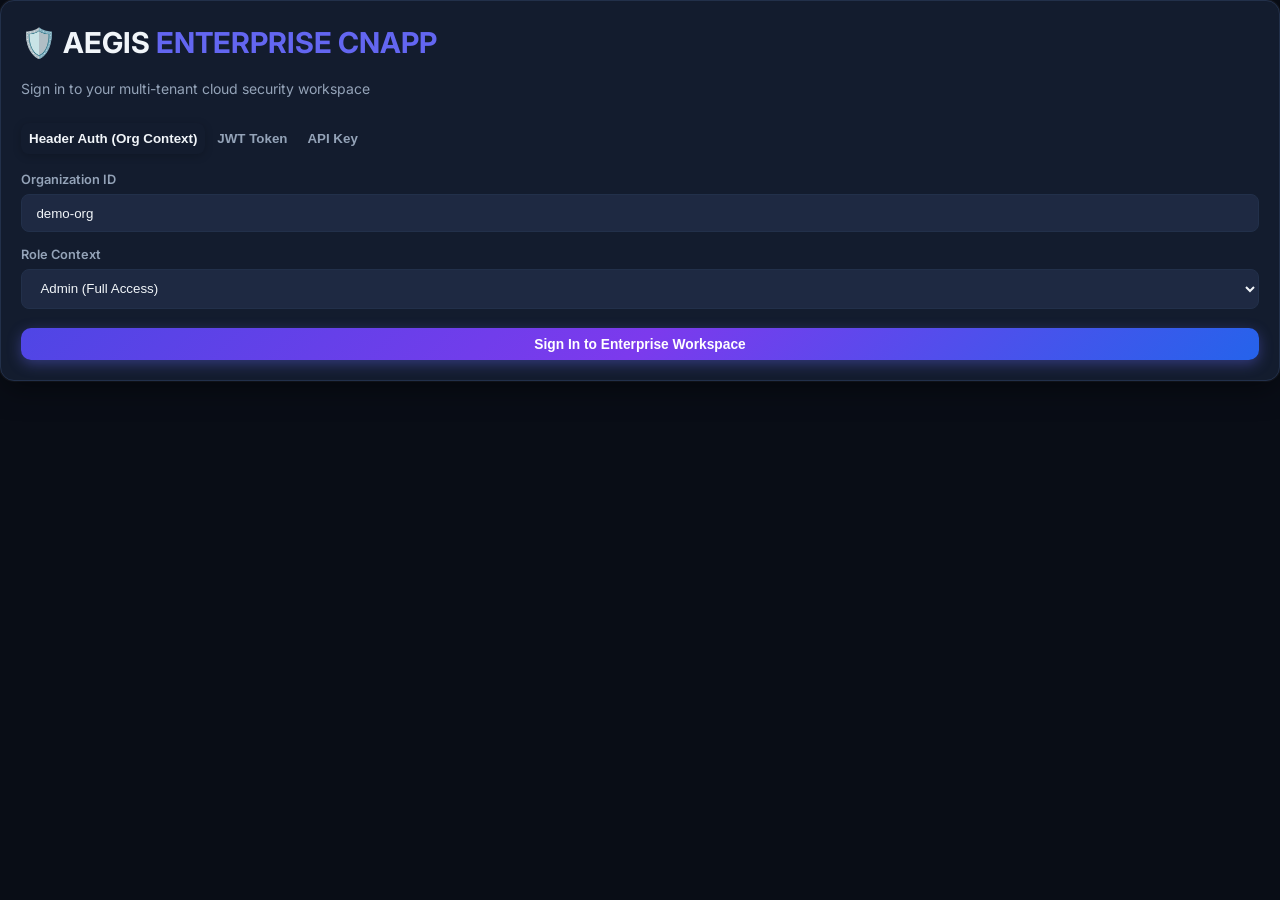
<file: web/index.html>
<!DOCTYPE html>
<html lang="en" data-theme="dark">
<head>
  <meta charset="UTF-8">
  <meta name="viewport" content="width=device-width, initial-scale=1.0">
  <title>Aegis Enterprise CNAPP — Cloud Native Application Protection Platform</title>
  <link rel="stylesheet" href="app.css">
  <link rel="preconnect" href="https://fonts.googleapis.com">
  <link rel="preconnect" href="https://fonts.gstatic.com" crossorigin>
  <link href="https://fonts.googleapis.com/css2?family=Inter:wght@300;400;500;600;700&family=JetBrains+Mono:wght@400;500;700&display=swap" rel="stylesheet">
</head>
<body>

  <!-- Login Modal Overlay -->
  <div id="login" class="login-overlay">
    <div class="login-box card shadow-lg">
      <div class="brand-logo" style="font-size: 1.8rem; font-weight: 700; margin-bottom: 0.5rem;">
        🛡️ AEGIS <span style="color:var(--accent);">ENTERPRISE CNAPP</span>
      </div>
      <p style="color:var(--muted); margin-bottom: 1.5rem;">Sign in to your multi-tenant cloud security workspace</p>
      
      <div class="segment-control" style="margin-bottom:1rem;">
        <button class="seg-btn active" data-mode="headers">Header Auth (Org Context)</button>
        <button class="seg-btn" data-mode="token">JWT Token</button>
        <button class="seg-btn" data-mode="apikey">API Key</button>
      </div>

      <form id="login-form">
        <div data-for="headers">
          <label>Organization ID</label>
          <input id="in-org" type="text" value="demo-org" required />
          <label>Role Context</label>
          <select id="in-role">
            <option value="admin">Admin (Full Access)</option>
            <option value="analyst">Security Analyst</option>
            <option value="auditor">Auditor (Compliance Read Only)</option>
            <option value="viewer">Viewer</option>
          </select>
        </div>
        
        <div data-for="token" class="hidden">
          <label>JWT Token</label>
          <input id="in-token" type="password" placeholder="eyJhbGciOi..." />
        </div>

        <div data-for="apikey" class="hidden">
          <label>API Key</label>
          <input id="in-apikey" type="password" placeholder="cspm_live_..." />
        </div>

        <button type="submit" class="btn primary full" style="margin-top: 1.2rem;">Sign In to Enterprise Workspace</button>
      </form>
    </div>
  </div>

  <!-- Main Platform Layout -->
  <div id="app" class="app-layout hidden">
    <!-- Sidebar Navigation -->
    <aside class="sidebar">
      <div class="sidebar-header">
        <span class="brand-logo">🛡️ AEGIS</span>
        <span id="org-badge" class="badge">demo-org</span>
      </div>

      <nav id="nav" class="nav-menu">
        <div class="nav-section-title">EXECUTIVE & SECURITY</div>
        <a href="#/overview" data-view="overview" class="nav-link active">
          <span class="nav-icon">📊</span> <span class="nav-text">Executive Dashboard</span>
        </a>
        <a href="#/accounts" data-view="accounts" class="nav-link">
          <span class="nav-icon">🔌</span> <span class="nav-text">Cloud Accounts</span>
        </a>
        <a href="#/assets" data-view="assets" class="nav-link">
          <span class="nav-icon">📦</span> <span class="nav-text">Asset Explorer</span>
        </a>
        <a href="#/findings" data-view="findings" class="nav-link">
          <span class="nav-icon">🔎</span> <span class="nav-text">Findings & AI Fixes</span>
        </a>
        <a href="#/compliance" data-view="compliance" class="nav-link">
          <span class="nav-icon">📜</span> <span class="nav-text">Compliance Hub</span>
        </a>

        <div class="nav-section-title">GRAPH & IDENTITY</div>
        <a href="#/attack-paths" data-view="attack-paths" class="nav-link">
          <span class="nav-icon">⚡</span> <span class="nav-text">Attack Path Graph</span>
        </a>
        <a href="#/knowledge-graph" data-view="knowledge-graph" class="nav-link">
          <span class="nav-icon">🕸️</span> <span class="nav-text">Knowledge Graph</span>
        </a>
        <a href="#/iam" data-view="iam" class="nav-link">
          <span class="nav-icon">👤</span> <span class="nav-text">IAM Explorer</span>
        </a>

        <div class="nav-section-title">DEVSECOPS & RUNTIME</div>
        <a href="#/k8s" data-view="k8s" class="nav-link">
          <span class="nav-icon">☸️</span> <span class="nav-text">Kubernetes Security</span>
        </a>
        <a href="#/iac" data-view="iac" class="nav-link">
          <span class="nav-icon">🏗️</span> <span class="nav-text">Infrastructure as Code</span>
        </a>
        <a href="#/cdr" data-view="cdr" class="nav-link">
          <span class="nav-icon">🚨</span> <span class="nav-text">Runtime Security CDR</span>
        </a>

        <div class="nav-section-title">COPILOT & REPORTS</div>
        <a href="#/copilot" data-view="copilot" class="nav-link">
          <span class="nav-icon">🤖</span> <span class="nav-text">AI Security Copilot</span>
        </a>
        <a href="#/reports" data-view="reports" class="nav-link">
          <span class="nav-icon">📄</span> <span class="nav-text">Reports & Exporters</span>
        </a>

        <div class="nav-section-title">ADMINISTRATION & BILLING</div>
        <a href="#/notifications" data-view="notifications" class="nav-link">
          <span class="nav-icon">🔔</span> <span class="nav-text">Notifications & Alerts</span>
        </a>
        <a href="#/organizations" data-view="organizations" class="nav-link">
          <span class="nav-icon">🏢</span> <span class="nav-text">Organizations & MSSP</span>
        </a>
        <a href="#/users" data-view="users" class="nav-link">
          <span class="nav-icon">👥</span> <span class="nav-text">Users & SCIM SSO</span>
        </a>
        <a href="#/billing" data-view="billing" class="nav-link">
          <span class="nav-icon">💳</span> <span class="nav-text">Billing & Licenses</span>
        </a>
        <a href="#/apikeys" data-view="apikeys" class="nav-link">
          <span class="nav-icon">🔑</span> <span class="nav-text">API Keys & SDKs</span>
        </a>
        <a href="#/audit" data-view="audit" class="nav-link">
          <span class="nav-icon">📝</span> <span class="nav-text">Tamper-Evident Logs</span>
        </a>
        <a href="#/settings" data-view="settings" class="nav-link">
          <span class="nav-icon">⚙️</span> <span class="nav-text">Settings & White-Label</span>
        </a>
        <a href="#/support" data-view="support" class="nav-link">
          <span class="nav-icon">❓</span> <span class="nav-text">Support & Health</span>
        </a>
      </nav>

      <div class="sidebar-footer">
        <button id="logout" class="btn sm secondary full">Sign Out</button>
      </div>
    </aside>

    <!-- Main Workspace Container -->
    <main class="main-content">
      <!-- Top Navigation Header -->
      <header class="topbar">
        <div class="topbar-left">
          <span id="crumb" class="breadcrumb">DASHBOARD</span>
        </div>
        <div class="topbar-right">
          <button id="cmd-k-trigger" class="btn search-btn">
            🔍 Search or ask AI Copilot... <kbd>Ctrl+K</kbd>
          </button>
          <button id="demo-btn" class="btn sm secondary">🚀 Demo Workspace</button>
          <button id="theme-toggle" class="btn icon-btn" title="Toggle Theme">🌙</button>
        </div>
      </header>

      <!-- View Container -->
      <div id="view" class="view-body">
        <!-- Dynamic view content injected by app.js -->
      </div>
    </main>
  </div>

  <!-- Command Palette Modal -->
  <div id="cmd-palette" class="modal-backdrop hidden">
    <div class="cmd-box card">
      <input id="cmd-search-input" type="text" placeholder="Type a command or query (e.g., 'show public S3 buckets')..." autofocus />
      <div id="cmd-search-results" class="cmd-results"></div>
    </div>
  </div>

  <!-- Toast Notification Container -->
  <div id="toasts" class="toast-container"></div>
  <div id="modal-root"></div>

  <script src="app.js"></script>
</body>
</html>
</file>
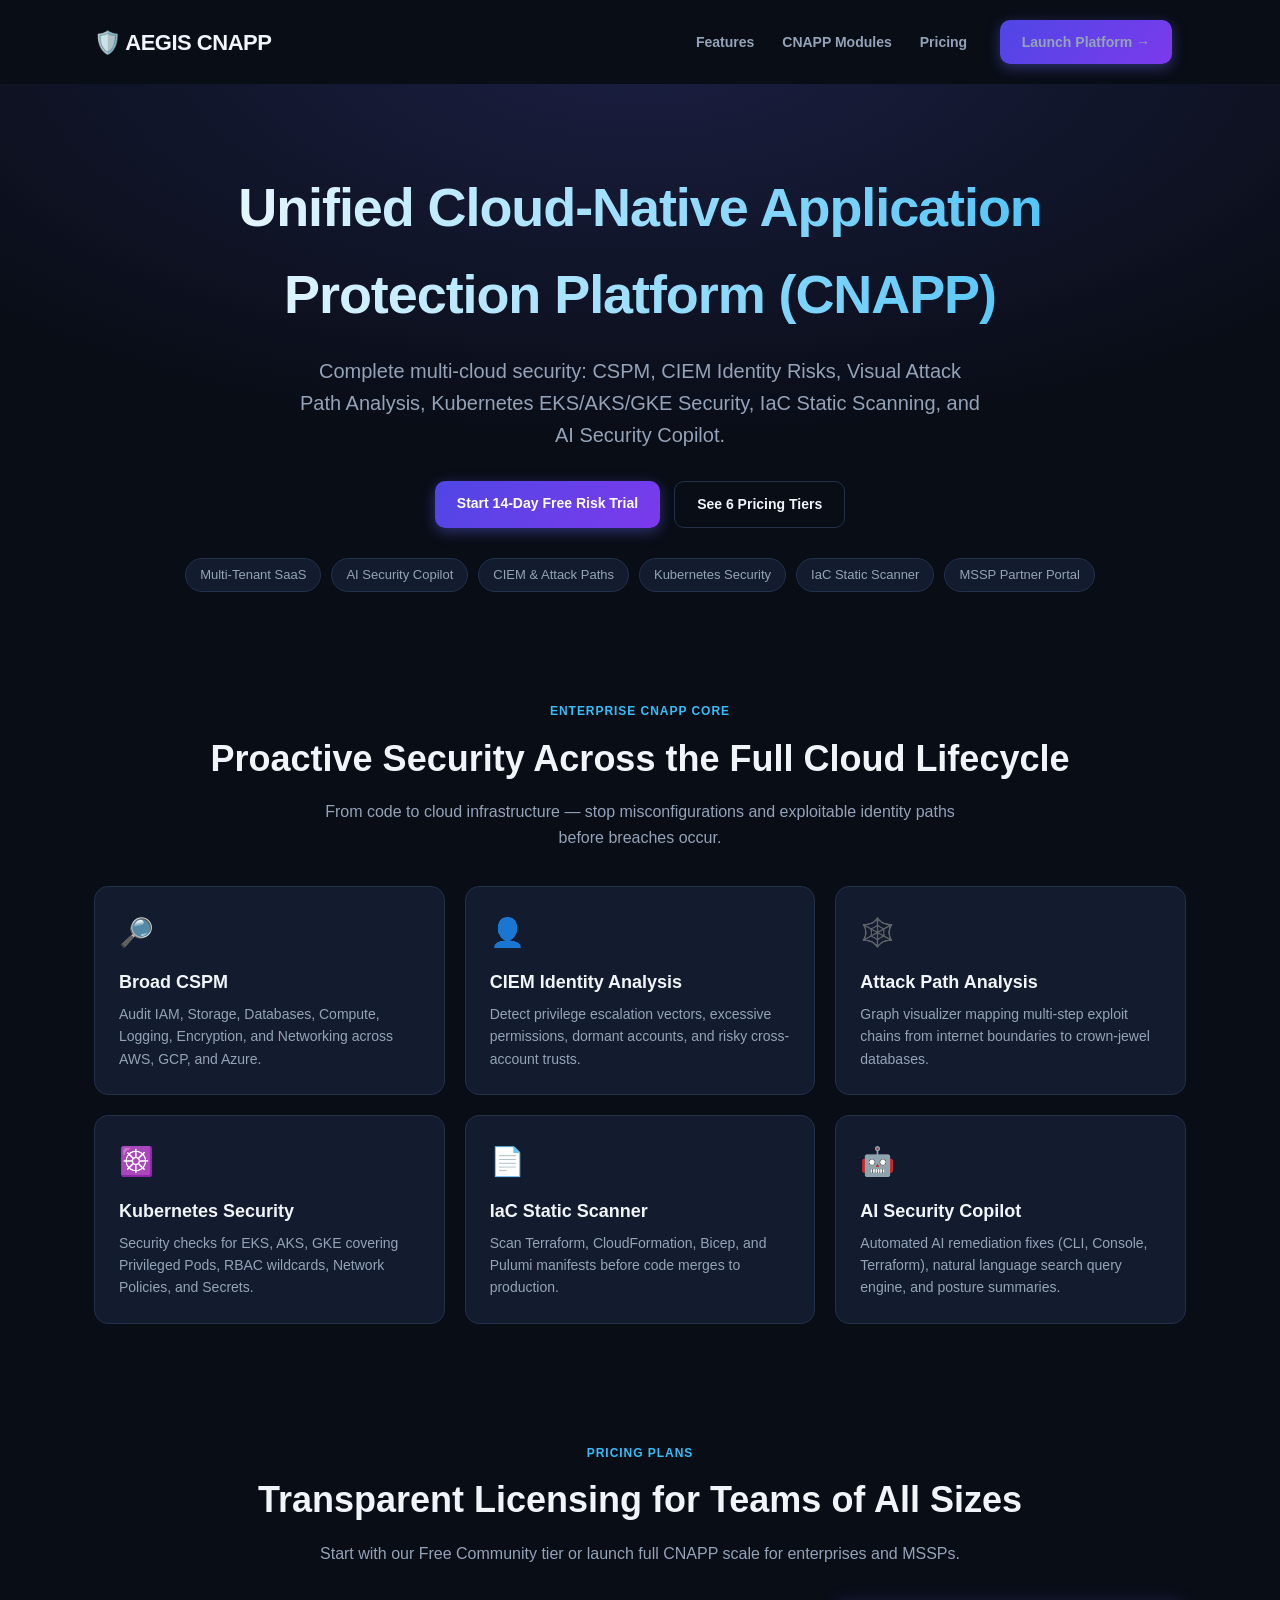
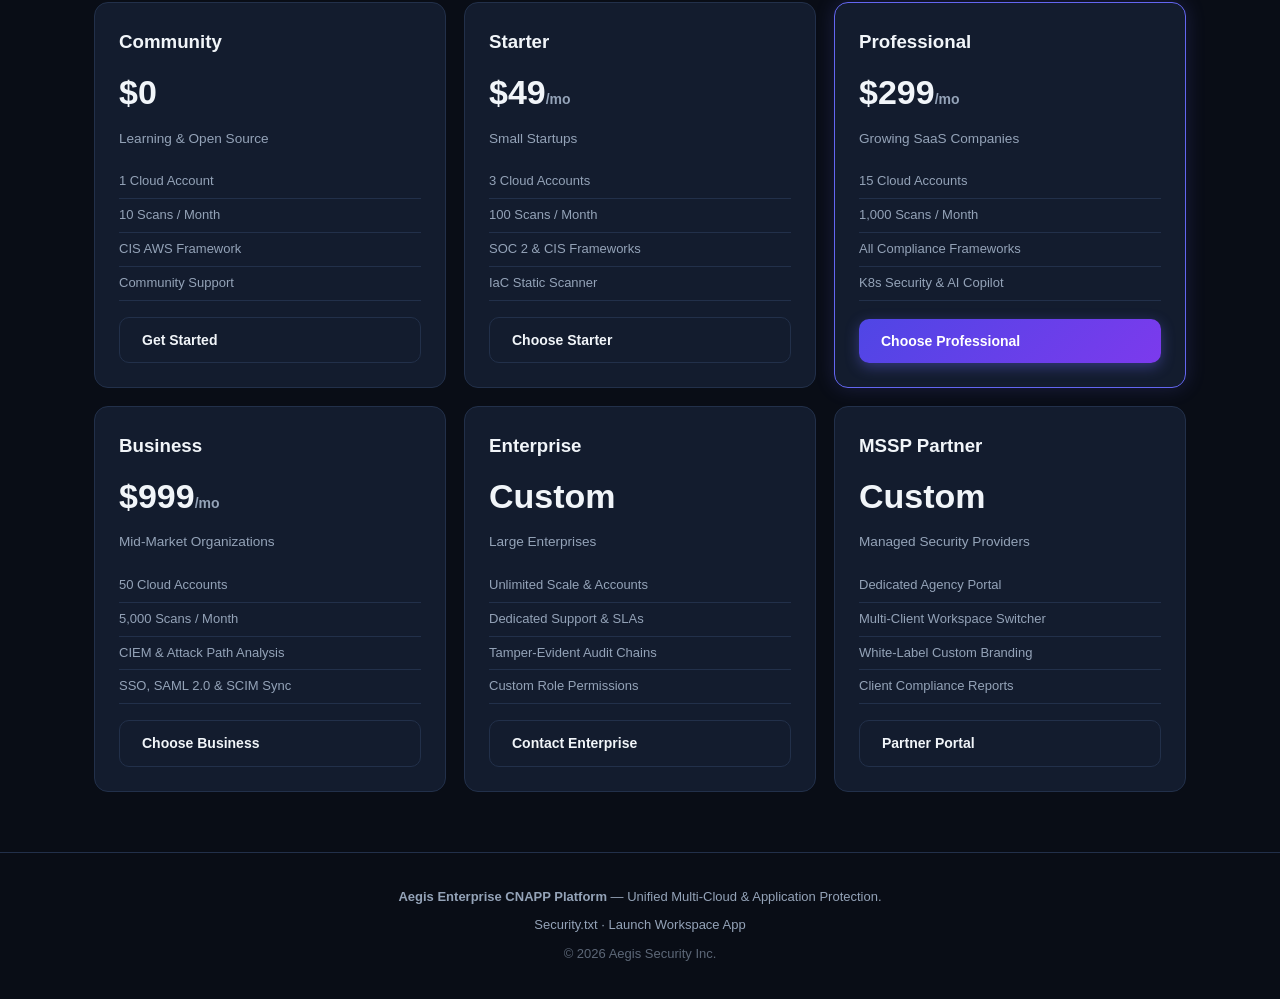
<file: web/landing.html>
<!DOCTYPE html>
<html lang="en">
<head>
<meta charset="UTF-8" />
<meta name="viewport" content="width=device-width, initial-scale=1.0" />
<title>Aegis — Cloud-Native Application Protection Platform (CNAPP)</title>
<meta name="description" content="Aegis is an enterprise CNAPP & CSPM platform continuously auditing AWS, GCP, Azure, and Kubernetes — with CIEM, Attack Path Analysis, IaC Scanning, and AI Security Copilot." />
<style>
  :root{--bg:#090d16;--panel:#131c2e;--border:#22304a;--text:#f1f5f9;--muted:#94a3b8;--accent:#6366f1;--accent2:#38bdf8;--pass:#10b981;--critical:#e11d48}
  *{box-sizing:border-box;margin:0;padding:0}
  body{font-family:'Inter',-apple-system,BlinkMacSystemFont,"Segoe UI",Roboto,sans-serif;background:var(--bg);color:var(--text);line-height:1.6}
  a{color:inherit;text-decoration:none}
  .wrap{max-width:1140px;margin:0 auto;padding:0 24px}
  header{display:flex;align-items:center;justify-content:space-between;padding:20px 0}
  .brand{font-size:22px;font-weight:800;letter-spacing:-0.5px}
  .nav a{color:var(--muted);margin:0 14px;font-weight:600;font-size:14px}
  .nav a:hover{color:var(--text)}
  .btn{display:inline-block;background:linear-gradient(135deg,#4f46e5,#7c3aed);color:#fff;padding:11px 22px;border-radius:10px;font-weight:700;font-size:14px;box-shadow:0 4px 14px rgba(99,102,241,0.4)}
  .btn.ghost{background:transparent;border:1px solid var(--border);color:var(--text);box-shadow:none}
  .hero{text-align:center;padding:80px 0 50px;background:radial-gradient(900px 400px at 50% -40px,rgba(99,102,241,0.2),transparent)}
  .hero h1{font-size:54px;font-weight:850;letter-spacing:-.02em;background:linear-gradient(90deg,#fff,#38bdf8);-webkit-background-clip:text;background-clip:text;color:transparent}
  .hero p{color:var(--muted);font-size:20px;max-width:680px;margin:18px auto 30px}
  .hero .cta{display:flex;gap:14px;justify-content:center}
  .badges{display:flex;gap:10px;justify-content:center;flex-wrap:wrap;margin-top:30px;color:var(--muted);font-size:13px}
  .badges span{border:1px solid var(--border);border-radius:20px;padding:6px 14px;background:var(--panel)}
  section{padding:60px 0}
  .eyebrow{color:var(--accent2);font-weight:700;text-transform:uppercase;letter-spacing:.08em;font-size:12px;text-align:center}
  h2{text-align:center;font-size:36px;font-weight:800;margin:8px 0 12px}
  .lead{text-align:center;color:var(--muted);max-width:650px;margin:0 auto 36px}
  .grid{display:grid;grid-template-columns:repeat(3,1fr);gap:20px}
  .card{background:var(--panel);border:1px solid var(--border);border-radius:14px;padding:24px}
  .card .ic{font-size:28px}
  .card h3{font-size:18px;margin:12px 0 6px}
  .card p{color:var(--muted);font-size:14px}
  .pricing{display:grid;grid-template-columns:repeat(3,1fr);gap:18px;margin-top:20px}
  .plan{background:var(--panel);border:1px solid var(--border);border-radius:14px;padding:24px;display:flex;flex-direction:column}
  .plan.pop{border-color:var(--accent);box-shadow:0 0 20px rgba(99,102,241,0.2)}
  .plan .price{font-size:34px;font-weight:850;margin:8px 0}
  .plan ul{list-style:none;margin:16px 0;font-size:13px;color:var(--muted);flex:1}
  .plan li{padding:6px 0;border-bottom:1px solid var(--border)}
  footer{border-top:1px solid var(--border);color:var(--muted);font-size:13px;padding:34px 0;text-align:center}
  @media(max-width:820px){.grid,.pricing{grid-template-columns:1fr}.hero h1{font-size:36px}}
</style>
</head>
<body>
<div class="wrap">
  <header>
    <div class="brand">🛡️ AEGIS CNAPP</div>
    <nav class="nav">
      <a href="#features">Features</a><a href="#cnapp">CNAPP Modules</a><a href="#pricing">Pricing</a>
      <a class="btn" href="/">Launch Platform →</a>
    </nav>
  </header>
</div>

<div class="hero">
  <div class="wrap">
    <h1>Unified Cloud-Native Application<br/>Protection Platform (CNAPP)</h1>
    <p>Complete multi-cloud security: CSPM, CIEM Identity Risks, Visual Attack Path Analysis, Kubernetes EKS/AKS/GKE Security, IaC Static Scanning, and AI Security Copilot.</p>
    <div class="cta">
      <a class="btn" href="/">Start 14-Day Free Risk Trial</a>
      <a class="btn ghost" href="#pricing">See 6 Pricing Tiers</a>
    </div>
    <div class="badges">
      <span>Multi-Tenant SaaS</span><span>AI Security Copilot</span><span>CIEM & Attack Paths</span>
      <span>Kubernetes Security</span><span>IaC Static Scanner</span><span>MSSP Partner Portal</span>
    </div>
  </div>
</div>

<section id="cnapp">
  <div class="wrap">
    <div class="eyebrow">Enterprise CNAPP Core</div>
    <h2>Proactive Security Across the Full Cloud Lifecycle</h2>
    <p class="lead">From code to cloud infrastructure — stop misconfigurations and exploitable identity paths before breaches occur.</p>
    <div class="grid">
      <div class="card"><div class="ic">🔎</div><h3>Broad CSPM</h3><p>Audit IAM, Storage, Databases, Compute, Logging, Encryption, and Networking across AWS, GCP, and Azure.</p></div>
      <div class="card"><div class="ic">👤</div><h3>CIEM Identity Analysis</h3><p>Detect privilege escalation vectors, excessive permissions, dormant accounts, and risky cross-account trusts.</p></div>
      <div class="card"><div class="ic">🕸️</div><h3>Attack Path Analysis</h3><p>Graph visualizer mapping multi-step exploit chains from internet boundaries to crown-jewel databases.</p></div>
      <div class="card"><div class="ic">☸️</div><h3>Kubernetes Security</h3><p>Security checks for EKS, AKS, GKE covering Privileged Pods, RBAC wildcards, Network Policies, and Secrets.</p></div>
      <div class="card"><div class="ic">📄</div><h3>IaC Static Scanner</h3><p>Scan Terraform, CloudFormation, Bicep, and Pulumi manifests before code merges to production.</p></div>
      <div class="card"><div class="ic">🤖</div><h3>AI Security Copilot</h3><p>Automated AI remediation fixes (CLI, Console, Terraform), natural language search query engine, and posture summaries.</p></div>
    </div>
  </div>
</section>

<section id="pricing">
  <div class="wrap">
    <div class="eyebrow">Pricing Plans</div>
    <h2>Transparent Licensing for Teams of All Sizes</h2>
    <p class="lead">Start with our Free Community tier or launch full CNAPP scale for enterprises and MSSPs.</p>
    <div class="pricing">
      <div class="plan">
        <h3>Community</h3>
        <div class="price">$0</div>
        <p style="color:var(--muted); font-size:0.85rem;">Learning & Open Source</p>
        <ul>
          <li>1 Cloud Account</li>
          <li>10 Scans / Month</li>
          <li>CIS AWS Framework</li>
          <li>Community Support</li>
        </ul>
        <a class="btn ghost" href="/">Get Started</a>
      </div>
      <div class="plan">
        <h3>Starter</h3>
        <div class="price">$49<span style="font-size:14px;color:var(--muted)">/mo</span></div>
        <p style="color:var(--muted); font-size:0.85rem;">Small Startups</p>
        <ul>
          <li>3 Cloud Accounts</li>
          <li>100 Scans / Month</li>
          <li>SOC 2 & CIS Frameworks</li>
          <li>IaC Static Scanner</li>
        </ul>
        <a class="btn ghost" href="/">Choose Starter</a>
      </div>
      <div class="plan pop">
        <h3>Professional</h3>
        <div class="price">$299<span style="font-size:14px;color:var(--muted)">/mo</span></div>
        <p style="color:var(--muted); font-size:0.85rem;">Growing SaaS Companies</p>
        <ul>
          <li>15 Cloud Accounts</li>
          <li>1,000 Scans / Month</li>
          <li>All Compliance Frameworks</li>
          <li>K8s Security & AI Copilot</li>
        </ul>
        <a class="btn" href="/">Choose Professional</a>
      </div>
      <div class="plan">
        <h3>Business</h3>
        <div class="price">$999<span style="font-size:14px;color:var(--muted)">/mo</span></div>
        <p style="color:var(--muted); font-size:0.85rem;">Mid-Market Organizations</p>
        <ul>
          <li>50 Cloud Accounts</li>
          <li>5,000 Scans / Month</li>
          <li>CIEM & Attack Path Analysis</li>
          <li>SSO, SAML 2.0 & SCIM Sync</li>
        </ul>
        <a class="btn ghost" href="/">Choose Business</a>
      </div>
      <div class="plan">
        <h3>Enterprise</h3>
        <div class="price">Custom</div>
        <p style="color:var(--muted); font-size:0.85rem;">Large Enterprises</p>
        <ul>
          <li>Unlimited Scale & Accounts</li>
          <li>Dedicated Support & SLAs</li>
          <li>Tamper-Evident Audit Chains</li>
          <li>Custom Role Permissions</li>
        </ul>
        <a class="btn ghost" href="/">Contact Enterprise</a>
      </div>
      <div class="plan">
        <h3>MSSP Partner</h3>
        <div class="price">Custom</div>
        <p style="color:var(--muted); font-size:0.85rem;">Managed Security Providers</p>
        <ul>
          <li>Dedicated Agency Portal</li>
          <li>Multi-Client Workspace Switcher</li>
          <li>White-Label Custom Branding</li>
          <li>Client Compliance Reports</li>
        </ul>
        <a class="btn ghost" href="/">Partner Portal</a>
      </div>
    </div>
  </div>
</section>

<footer>
  <div class="wrap">
    <p><strong>Aegis Enterprise CNAPP Platform</strong> — Unified Multi-Cloud & Application Protection.</p>
    <p style="margin-top:8px"><a href="/static/legal/security.txt">Security.txt</a> · <a href="/">Launch Workspace App</a></p>
    <p style="margin-top:8px;opacity:.6">© <span id="y"></span> Aegis Security Inc.</p>
  </div>
</footer>
<script>document.getElementById("y").textContent=new Date().getFullYear();</script>
</body>
</html>
</file>
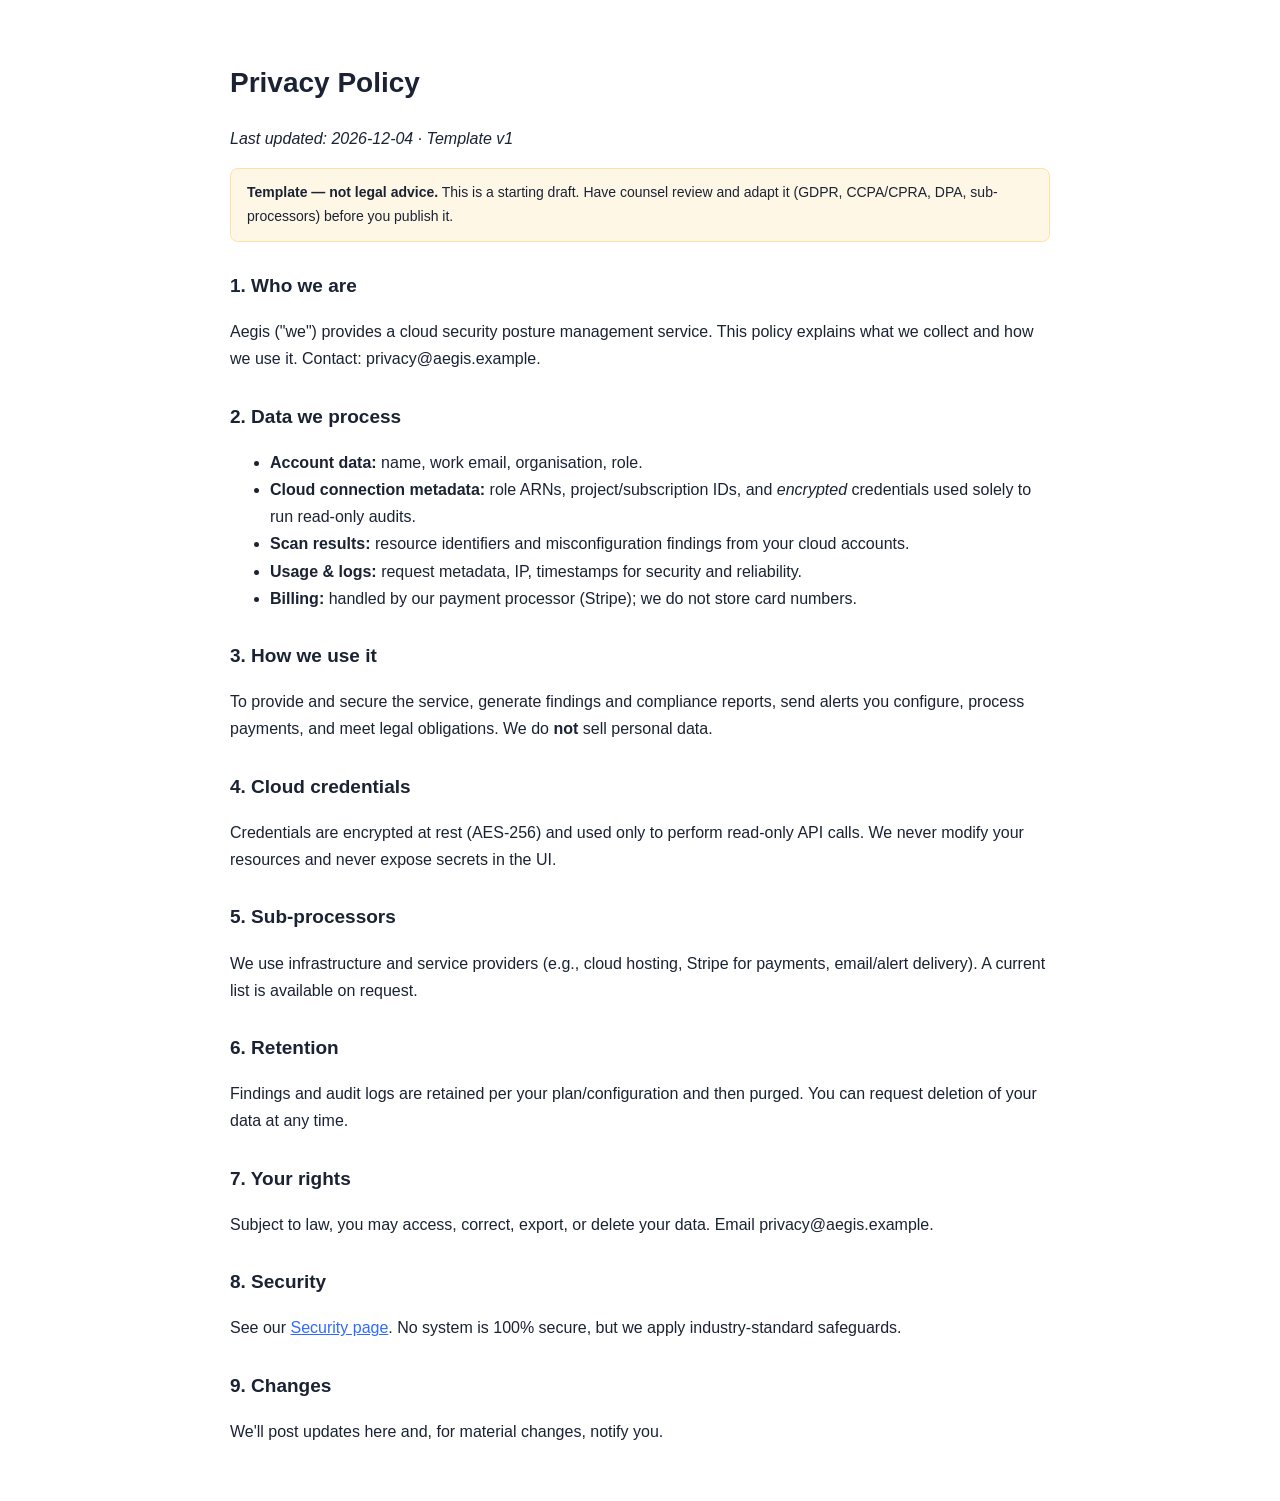
<file: web/legal/privacy.html>
<!DOCTYPE html><html lang="en"><head><meta charset="utf-8">
<meta name="viewport" content="width=device-width,initial-scale=1">
<title>Aegis — Privacy Policy</title>
<style>body{font-family:-apple-system,Segoe UI,Roboto,sans-serif;max-width:820px;margin:0 auto;padding:40px 24px;color:#1a2233;line-height:1.7}h1{font-size:28px}h2{font-size:19px;margin-top:28px}.note{background:#fff7e6;border:1px solid #ffe1a8;padding:12px 16px;border-radius:8px;font-size:14px}a{color:#2f6bff}</style>
</head><body>
<h1>Privacy Policy</h1>
<p><em>Last updated: <span id="d"></span> · Template v1</em></p>
<p class="note"><strong>Template — not legal advice.</strong> This is a starting draft.
Have counsel review and adapt it (GDPR, CCPA/CPRA, DPA, sub-processors) before you publish it.</p>

<h2>1. Who we are</h2>
<p>Aegis ("we") provides a cloud security posture management service. This policy
explains what we collect and how we use it. Contact: privacy@aegis.example.</p>

<h2>2. Data we process</h2>
<ul>
<li><strong>Account data:</strong> name, work email, organisation, role.</li>
<li><strong>Cloud connection metadata:</strong> role ARNs, project/subscription IDs,
and <em>encrypted</em> credentials used solely to run read-only audits.</li>
<li><strong>Scan results:</strong> resource identifiers and misconfiguration findings
from your cloud accounts.</li>
<li><strong>Usage &amp; logs:</strong> request metadata, IP, timestamps for security and
reliability.</li>
<li><strong>Billing:</strong> handled by our payment processor (Stripe); we do not
store card numbers.</li>
</ul>

<h2>3. How we use it</h2>
<p>To provide and secure the service, generate findings and compliance reports,
send alerts you configure, process payments, and meet legal obligations. We do
<strong>not</strong> sell personal data.</p>

<h2>4. Cloud credentials</h2>
<p>Credentials are encrypted at rest (AES-256) and used only to perform read-only
API calls. We never modify your resources and never expose secrets in the UI.</p>

<h2>5. Sub-processors</h2>
<p>We use infrastructure and service providers (e.g., cloud hosting, Stripe for
payments, email/alert delivery). A current list is available on request.</p>

<h2>6. Retention</h2>
<p>Findings and audit logs are retained per your plan/configuration and then
purged. You can request deletion of your data at any time.</p>

<h2>7. Your rights</h2>
<p>Subject to law, you may access, correct, export, or delete your data. Email
privacy@aegis.example.</p>

<h2>8. Security</h2>
<p>See our <a href="/SECURITY.md">Security page</a>. No system is 100% secure, but
we apply industry-standard safeguards.</p>

<h2>9. Changes</h2>
<p>We'll post updates here and, for material changes, notify you.</p>
<script>document.getElementById("d").textContent=new Date().toISOString().slice(0,10)</script>
</body></html>
</file>
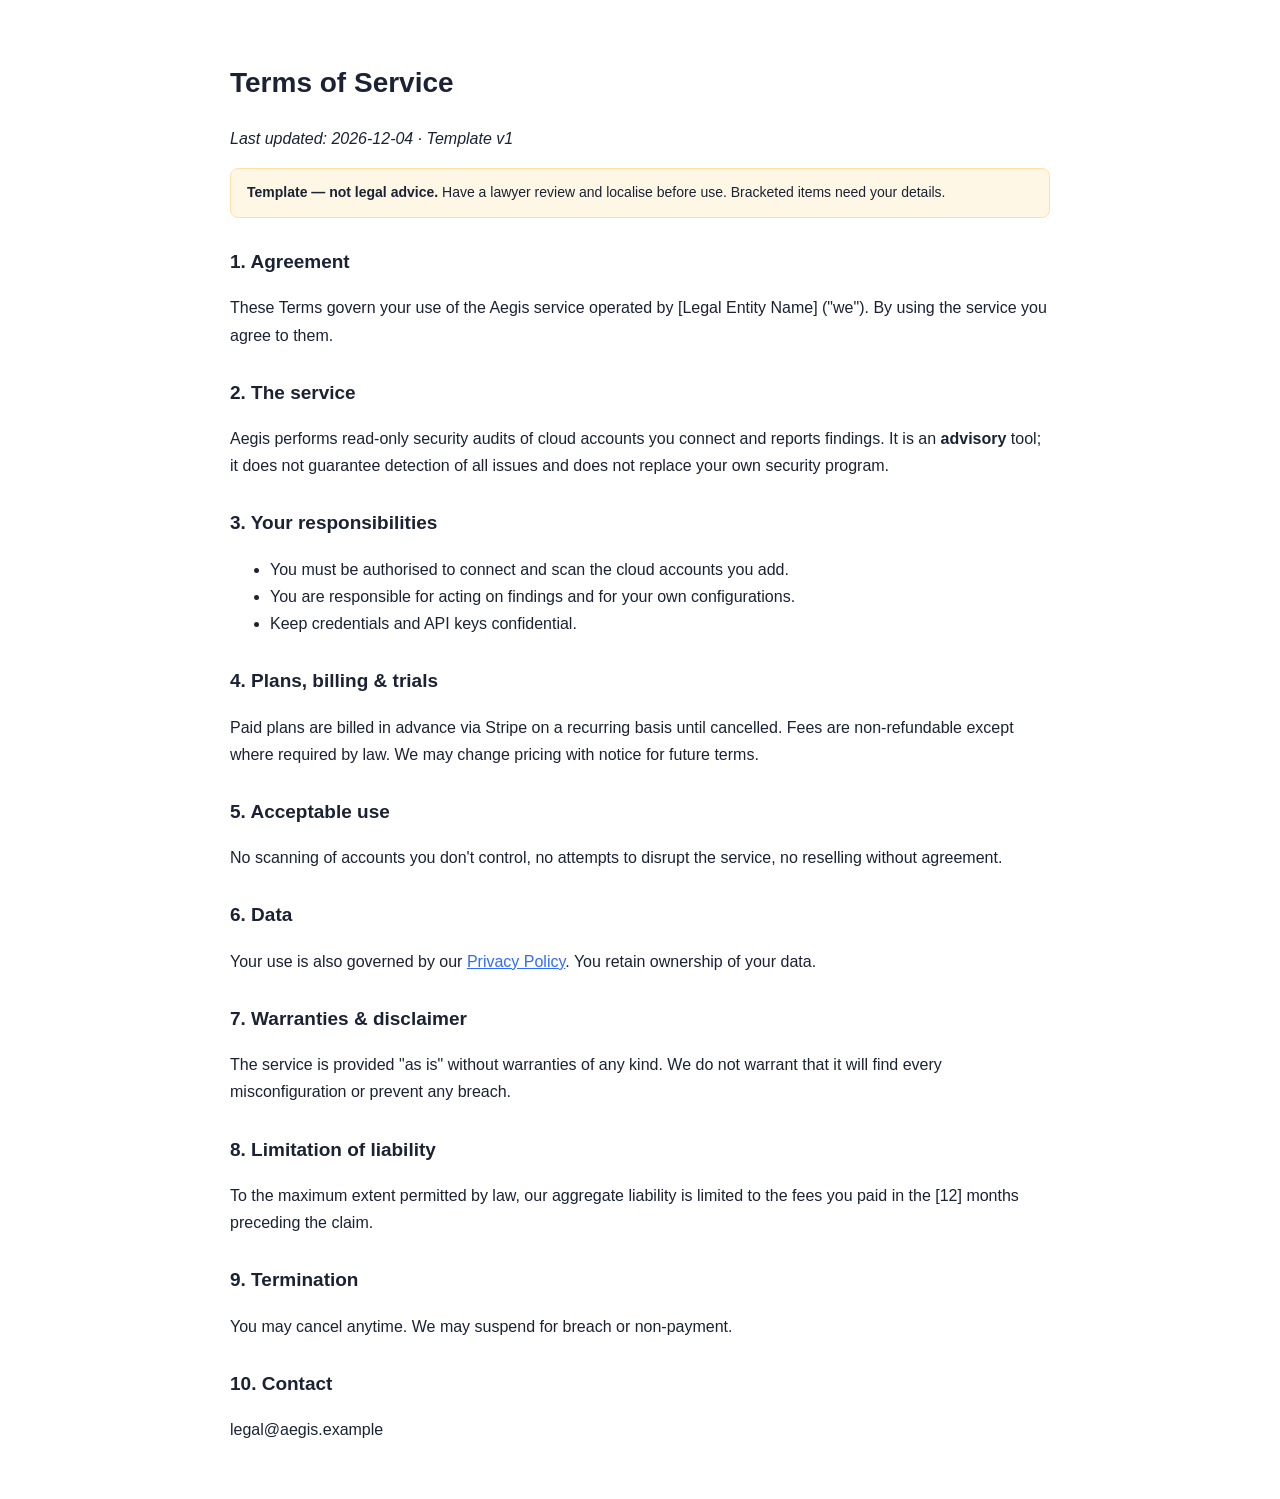
<file: web/legal/terms.html>
<!DOCTYPE html><html lang="en"><head><meta charset="utf-8">
<meta name="viewport" content="width=device-width,initial-scale=1">
<title>Aegis — Terms of Service</title>
<style>body{font-family:-apple-system,Segoe UI,Roboto,sans-serif;max-width:820px;margin:0 auto;padding:40px 24px;color:#1a2233;line-height:1.7}h1{font-size:28px}h2{font-size:19px;margin-top:28px}.note{background:#fff7e6;border:1px solid #ffe1a8;padding:12px 16px;border-radius:8px;font-size:14px}a{color:#2f6bff}</style>
</head><body>
<h1>Terms of Service</h1>
<p><em>Last updated: <span id="d"></span> · Template v1</em></p>
<p class="note"><strong>Template — not legal advice.</strong> Have a lawyer review and
localise before use. Bracketed items need your details.</p>

<h2>1. Agreement</h2>
<p>These Terms govern your use of the Aegis service operated by [Legal Entity Name]
("we"). By using the service you agree to them.</p>

<h2>2. The service</h2>
<p>Aegis performs read-only security audits of cloud accounts you connect and
reports findings. It is an <strong>advisory</strong> tool; it does not guarantee
detection of all issues and does not replace your own security program.</p>

<h2>3. Your responsibilities</h2>
<ul>
<li>You must be authorised to connect and scan the cloud accounts you add.</li>
<li>You are responsible for acting on findings and for your own configurations.</li>
<li>Keep credentials and API keys confidential.</li>
</ul>

<h2>4. Plans, billing &amp; trials</h2>
<p>Paid plans are billed in advance via Stripe on a recurring basis until
cancelled. Fees are non-refundable except where required by law. We may change
pricing with notice for future terms.</p>

<h2>5. Acceptable use</h2>
<p>No scanning of accounts you don't control, no attempts to disrupt the service,
no reselling without agreement.</p>

<h2>6. Data</h2>
<p>Your use is also governed by our <a href="/static/legal/privacy.html">Privacy
Policy</a>. You retain ownership of your data.</p>

<h2>7. Warranties &amp; disclaimer</h2>
<p>The service is provided "as is" without warranties of any kind. We do not
warrant that it will find every misconfiguration or prevent any breach.</p>

<h2>8. Limitation of liability</h2>
<p>To the maximum extent permitted by law, our aggregate liability is limited to
the fees you paid in the [12] months preceding the claim.</p>

<h2>9. Termination</h2>
<p>You may cancel anytime. We may suspend for breach or non-payment.</p>

<h2>10. Contact</h2>
<p>legal@aegis.example</p>
<script>document.getElementById("d").textContent=new Date().toISOString().slice(0,10)</script>
</body></html>
</file>
<file: web/app.css>
/* Modern Cyberpunk SaaS Security Design System */
:root {
  --font-main: 'Inter', -apple-system, BlinkMacSystemFont, "Segoe UI", Roboto, sans-serif;
  --font-heading: 'Outfit', 'Inter', sans-serif;
  --font-mono: 'JetBrains Mono', ui-monospace, SFMono-Regular, monospace;

  --bg: #090d16;
  --bg-2: #0f172a;
  --panel: #131c2e;
  --panel-hover: #1e293b;
  --panel-2: #1e2942;
  --border: #22304a;
  --border-glow: rgba(99, 102, 241, 0.35);
  --text: #f1f5f9;
  --muted: #94a3b8;

  --accent: #6366f1;
  --accent-glow: rgba(99, 102, 241, 0.4);
  --accent-gradient: linear-gradient(135deg, #4f46e5 0%, #7c3aed 50%, #2563eb 100%);
  --accent-2: #38bdf8;

  --critical: #e11d48;
  --critical-glow: rgba(225, 29, 72, 0.4);
  --high: #f97316;
  --high-glow: rgba(249, 115, 22, 0.4);
  --medium: #eab308;
  --medium-glow: rgba(234, 179, 8, 0.3);
  --low: #3b82f6;
  --info: #64748b;
  --pass: #10b981;
  --pass-glow: rgba(16, 185, 129, 0.3);

  --shadow: 0 10px 30px -5px rgba(0, 0, 0, 0.5), 0 0 0 1px rgba(255, 255, 255, 0.05);
  --glass: rgba(19, 28, 46, 0.75);
  --radius: 14px;
  --transition: all 0.2s cubic-bezier(0.4, 0, 0.2, 1);
}

:root[data-theme="light"] {
  --bg: #f8fafc;
  --bg-2: #f1f5f9;
  --panel: #ffffff;
  --panel-hover: #f8fafc;
  --panel-2: #f1f5f9;
  --border: #e2e8f0;
  --border-glow: rgba(99, 102, 241, 0.25);
  --text: #0f172a;
  --muted: #64748b;
  --shadow: 0 10px 25px -5px rgba(15, 23, 42, 0.08), 0 0 0 1px rgba(0, 0, 0, 0.05);
  --glass: rgba(255, 255, 255, 0.85);
}

* { box-sizing: border-box; }
html, body { height: 100%; }
body {
  margin: 0; background: var(--bg); color: var(--text);
  font-family: var(--font-main);
  font-size: 14px;
  line-height: 1.5;
  -webkit-font-smoothing: antialiased;
}

.hidden { display: none !important; }
a { color: inherit; text-decoration: none; }
code, pre { font-family: var(--font-mono); }
code { background: rgba(99, 102, 241, 0.15); color: var(--accent-2); padding: 0.15rem 0.4rem; border-radius: 6px; font-size: 0.84em; }

::-webkit-scrollbar { width: 8px; height: 8px; }
::-webkit-scrollbar-track { background: var(--bg); }
::-webkit-scrollbar-thumb { background: var(--border); border-radius: 4px; }
::-webkit-scrollbar-thumb:hover { background: var(--muted); }

/* Buttons */
.btn {
  border: 1px solid var(--border); background: var(--panel-2); color: var(--text);
  padding: 0.55rem 1.1rem; border-radius: 10px; cursor: pointer; font-weight: 600; font-size: 0.86rem;
  display: inline-flex; align-items: center; justify-content: center; gap: 0.4rem;
  transition: var(--transition);
}
.btn:hover {
  background: var(--panel-hover); border-color: var(--muted);
  transform: translateY(-1px);
}
.btn:active { transform: translateY(0); }
.btn.primary {
  background: var(--accent-gradient); border: none; color: #fff;
  box-shadow: 0 4px 14px var(--accent-glow);
}
.btn.primary:hover {
  box-shadow: 0 6px 20px var(--accent-glow);
  filter: brightness(1.1);
}
.btn.glowing-btn {
  position: relative; overflow: hidden;
}
.btn.sm { padding: 0.35rem 0.75rem; font-size: 0.8rem; }
.btn.full { width: 100%; }
.btn.danger { background: rgba(225, 29, 72, 0.15); color: #fda4af; border-color: rgba(225, 29, 72, 0.3); }

/* Layout Shell */
.app { display: flex; height: 100vh; overflow: hidden; }
.sidebar {
  width: 260px; background: var(--panel); border-right: 1px solid var(--border);
  display: flex; flex-direction: column; padding: 1.2rem 1rem; flex-shrink: 0;
}
.brand { display: flex; align-items: center; gap: 0.75rem; margin-bottom: 1.5rem; }
.logo-icon { font-size: 1.8rem; filter: drop-shadow(0 0 10px var(--accent)); }
.brand-name { font-family: var(--font-heading); font-weight: 800; font-size: 1.25rem; letter-spacing: -0.5px; }
.version-tag { font-size: 0.7rem; background: var(--panel-2); color: var(--accent-2); padding: 0.1rem 0.4rem; border-radius: 6px; }

.nav-section-title { font-size: 0.68rem; font-weight: 700; color: var(--muted); letter-spacing: 0.08em; margin: 1rem 0 0.4rem 0.5rem; text-transform: uppercase; }
#nav { display: flex; flex-direction: column; gap: 0.25rem; flex: 1; overflow-y: auto; }
.nav-link {
  display: flex; align-items: center; gap: 0.75rem; padding: 0.6rem 0.8rem;
  border-radius: 10px; color: var(--muted); font-weight: 500; transition: var(--transition);
}
.nav-link:hover { background: var(--panel-hover); color: var(--text); }
.nav-link.active { background: var(--accent); color: #fff; box-shadow: 0 4px 12px var(--accent-glow); }
.nav-badge { margin-left: auto; font-size: 0.75rem; background: var(--critical); color: #fff; padding: 0.1rem 0.5rem; border-radius: 99px; }

.main { flex: 1; display: flex; flex-direction: column; overflow: hidden; background: var(--bg); }
.topbar {
  height: 64px; border-bottom: 1px solid var(--border); display: flex; align-items: center; justify-content: space-between;
  padding: 0 1.5rem; background: var(--glass); backdrop-filter: blur(12px); z-index: 10;
}
.topbar-left { display: flex; align-items: center; gap: 1.5rem; }
.crumb { font-family: var(--font-heading); font-weight: 700; font-size: 1.2rem; }
.global-search-trigger {
  display: flex; align-items: center; gap: 0.5rem; background: var(--panel-2); border: 1px solid var(--border);
  padding: 0.45rem 1rem; border-radius: 10px; width: 380px; color: var(--muted); cursor: pointer;
}
.cmd-kbd { margin-left: auto; font-size: 0.7rem; background: var(--bg); border: 1px solid var(--border); padding: 0.1rem 0.3rem; border-radius: 4px; }
.top-actions { display: flex; align-items: center; gap: 0.75rem; }

.view { flex: 1; overflow-y: auto; padding: 1.5rem; }

/* Cards & Grid */
.grid { display: grid; gap: 1.25rem; }
.grid-4 { grid-template-columns: repeat(auto-fit, minmax(220px, 1fr)); }
.grid-2 { grid-template-columns: repeat(auto-fit, minmax(400px, 1fr)); }

.card {
  background: var(--panel); border: 1px solid var(--border); border-radius: var(--radius);
  padding: 1.25rem; box-shadow: var(--shadow); transition: var(--transition);
}
.card:hover { border-color: var(--border-glow); }
.card-header { display: flex; align-items: center; justify-content: space-between; margin-bottom: 1rem; }
.card-title { font-family: var(--font-heading); font-weight: 700; font-size: 1.05rem; }

/* Stat Cards */
.stat-val { font-size: 2.2rem; font-weight: 800; font-family: var(--font-heading); margin: 0.2rem 0; }
.stat-sub { font-size: 0.8rem; color: var(--muted); }

/* Badges & Tables */
.badge { display: inline-flex; align-items: center; padding: 0.2rem 0.6rem; border-radius: 99px; font-size: 0.75rem; font-weight: 700; }
.badge.critical { background: rgba(225, 29, 72, 0.2); color: #fda4af; border: 1px solid var(--critical); }
.badge.high { background: rgba(249, 115, 22, 0.2); color: #fed7aa; border: 1px solid var(--high); }
.badge.medium { background: rgba(234, 179, 8, 0.2); color: #fef08a; border: 1px solid var(--medium); }
.badge.pass { background: rgba(16, 185, 129, 0.2); color: #a7f3d0; border: 1px solid var(--pass); }

/* Table */
table { width: 100%; border-collapse: collapse; text-align: left; }
th, td { padding: 0.85rem 1rem; border-bottom: 1px solid var(--border); }
th { color: var(--muted); font-size: 0.75rem; text-transform: uppercase; font-weight: 700; }
tr:hover td { background: var(--panel-hover); }

/* Attack Path Graph Node Styles */
.path-node {
  background: var(--panel-2); border: 2px solid var(--accent); border-radius: 12px; padding: 1rem;
  margin-bottom: 0.8rem; position: relative;
}
.path-arrow { text-align: center; color: var(--accent-2); font-size: 1.5rem; margin: -0.4rem 0; }

/* Modals & Toasts */
.cmd-palette-backdrop {
  position: fixed; inset: 0; background: rgba(0,0,0,0.7); backdrop-filter: blur(8px);
  z-index: 999; display: flex; justify-content: center; padding-top: 5rem;
}
.cmd-palette-modal {
  background: var(--panel); border: 1px solid var(--border); border-radius: 16px;
  width: 680px; max-height: 520px; box-shadow: var(--shadow); overflow: hidden; display: flex; flex-direction: column;
}
.cmd-search-input-wrap {
  display: flex; align-items: center; padding: 1rem 1.25rem; border-bottom: 1px solid var(--border); gap: 0.75rem;
}
.cmd-search-input-wrap input {
  flex: 1; background: none; border: none; outline: none; color: var(--text); font-size: 1.1rem;
}
.cmd-search-results { flex: 1; overflow-y: auto; padding: 1rem; }

/* Login Modal */
.login { display: flex; height: 100vh; align-items: center; justify-content: center; background: var(--bg); }
.login-card { background: var(--panel); border: 1px solid var(--border); border-radius: 20px; width: 440px; padding: 2.5rem; box-shadow: var(--shadow); }
.tagline { color: var(--muted); font-size: 0.9rem; margin-bottom: 1.5rem; }
.seg { display: flex; background: var(--panel-2); border-radius: 10px; padding: 4px; margin-bottom: 1.2rem; }
.seg-btn { flex: 1; border: none; background: none; color: var(--muted); padding: 0.5rem; border-radius: 8px; cursor: pointer; font-weight: 600; }
.seg-btn.active { background: var(--panel); color: var(--text); box-shadow: 0 2px 8px rgba(0,0,0,0.2); }
form label { display: block; font-size: 0.8rem; color: var(--muted); margin: 0.8rem 0 0.3rem; font-weight: 600; }
form input, form select { width: 100%; padding: 0.65rem 0.9rem; background: var(--panel-2); border: 1px solid var(--border); border-radius: 8px; color: var(--text); outline: none; }
</file>
